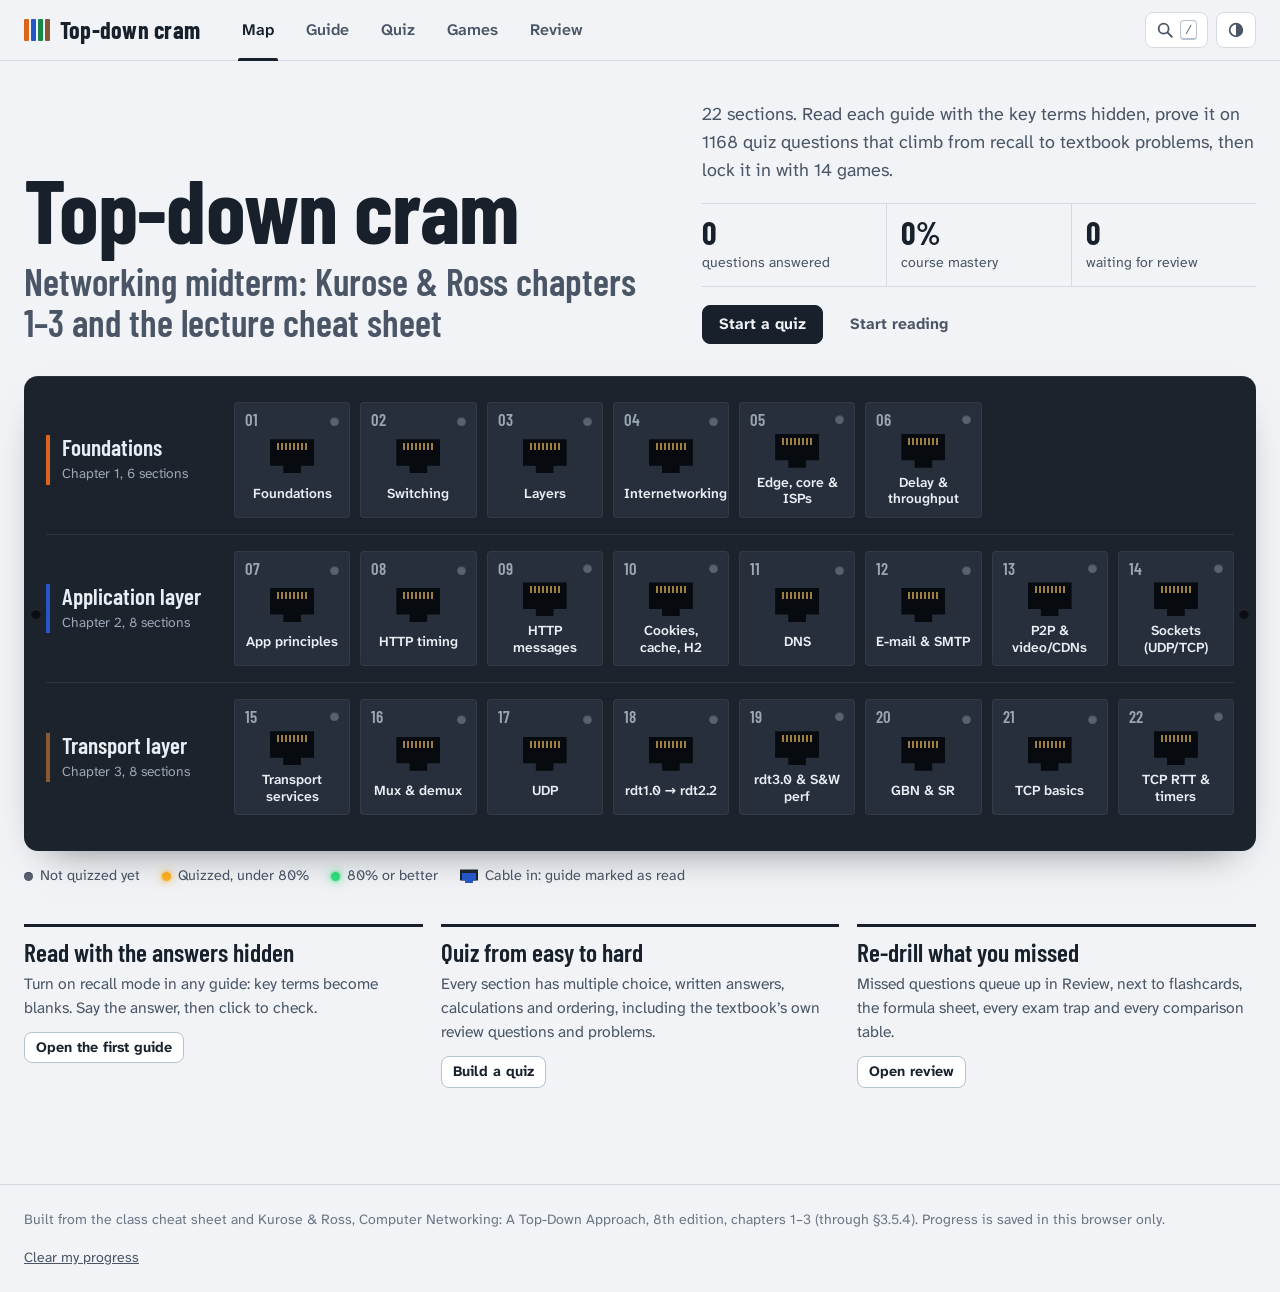
<file: index.html>
<!doctype html>
<html lang="en">
<head>
<meta charset="utf-8">
<meta name="viewport" content="width=device-width, initial-scale=1">
<title>Top-down cram: networking midterm</title>
<meta name="description" content="Cram guide for a computer networking midterm: Kurose & Ross chapters 1–3 and the lecture cheat sheet, with recall-mode guides, quizzes and games.">
<link rel="preconnect" href="https://fonts.googleapis.com">
<link rel="preconnect" href="https://fonts.gstatic.com" crossorigin>
<link href="https://fonts.googleapis.com/css2?family=Atkinson+Hyperlegible+Mono:wght@400;600&family=Atkinson+Hyperlegible+Next:ital,wght@0,400;0,600;0,700;1,400&family=Barlow+Condensed:wght@500;600;700&display=swap" rel="stylesheet">
<link rel="stylesheet" href="assets/css/styles.css">
<link rel="icon" href="data:image/svg+xml,%3Csvg xmlns='http://www.w3.org/2000/svg' viewBox='0 0 32 32'%3E%3Crect width='32' height='32' rx='6' fill='%231c232d'/%3E%3Crect x='6' y='8' width='4' height='16' fill='%23d9661a'/%3E%3Crect x='12' y='8' width='4' height='16' fill='%232457c5'/%3E%3Crect x='18' y='8' width='4' height='16' fill='%2316884a'/%3E%3Crect x='24' y='8' width='3' height='16' fill='%238a5733'/%3E%3C/svg%3E">
<script>
  // set theme before first paint
  try {
    var s = JSON.parse(localStorage.getItem('topdown-cram-v1') || '{}');
    var t = s.settings && s.settings.theme;
    if (!t) t = window.matchMedia && matchMedia('(prefers-color-scheme: dark)').matches ? 'dark' : 'light';
    document.documentElement.dataset.theme = t;
  } catch (e) {}
</script>
</head>
<body>
<a class="skip-link" href="#main">Skip to content</a>
<header class="topbar">
  <div class="topbar-inner">
    <a class="brand" href="#/" aria-label="Top-down cram home">
      <span class="brand-mark" aria-hidden="true"><i></i><i></i><i></i><i></i></span>
      Top-down cram
    </a>
    <nav class="tabs" aria-label="Main">
      <a class="tab" data-tab="map" href="#/">Map</a>
      <a class="tab" data-tab="guide" href="#/guide">Guide</a>
      <a class="tab" data-tab="quiz" href="#/quiz">Quiz</a>
      <a class="tab" data-tab="games" href="#/games">Games</a>
      <a class="tab" data-tab="review" href="#/review">Review<span class="count" id="review-count" hidden>0</span></a>
    </nav>
    <div class="topbar-tools">
      <button class="icon-btn" id="search-btn" type="button" aria-label="Search (press /)">
        <svg viewBox="0 0 20 20" aria-hidden="true"><circle cx="8.5" cy="8.5" r="5.5" fill="none" stroke="currentColor" stroke-width="2"/><path d="M13 13l4.5 4.5" stroke="currentColor" stroke-width="2" stroke-linecap="round"/></svg>
        <kbd aria-hidden="true">/</kbd>
      </button>
      <button class="icon-btn" id="theme-btn" type="button" aria-label="Toggle theme">
        <svg viewBox="0 0 20 20" aria-hidden="true"><circle cx="10" cy="10" r="7" fill="none" stroke="currentColor" stroke-width="2"/><path d="M10 3a7 7 0 0 1 0 14z" fill="currentColor"/></svg>
      </button>
    </div>
  </div>
</header>

<main id="main" tabindex="-1"></main>

<footer class="site-foot">
  <span>Built from the class cheat sheet and Kurose &amp; Ross, Computer Networking: A Top-Down Approach, 8th edition, chapters 1–3 (through §3.5.4). Progress is saved in this browser only.</span>
  <button type="button" id="reset-btn">Clear my progress</button>
</footer>

<script src="assets/js/core.js"></script>
<script src="assets/js/kit.js"></script>
<script src="assets/js/diagrams.js"></script>

<!-- guide content -->
<script src="data/guide/foundations.js"></script>
<script src="data/guide/switching.js"></script>
<script src="data/guide/layers.js"></script>
<script src="data/guide/internetworking.js"></script>
<script src="data/guide/edge.js"></script>
<script src="data/guide/delay.js"></script>
<script src="data/guide/app-principles.js"></script>
<script src="data/guide/http.js"></script>
<script src="data/guide/http-messages.js"></script>
<script src="data/guide/http-advanced.js"></script>
<script src="data/guide/dns.js"></script>
<script src="data/guide/email.js"></script>
<script src="data/guide/p2p.js"></script>
<script src="data/guide/sockets.js"></script>
<script src="data/guide/transport-intro.js"></script>
<script src="data/guide/mux.js"></script>
<script src="data/guide/udp.js"></script>
<script src="data/guide/rdt-basics.js"></script>
<script src="data/guide/rdt3.js"></script>
<script src="data/guide/pipelining.js"></script>
<script src="data/guide/tcp-basics.js"></script>
<script src="data/guide/tcp-rtt.js"></script>

<!-- question banks -->
<script src="data/quiz/foundations.js"></script>
<script src="data/quiz/switching.js"></script>
<script src="data/quiz/layers.js"></script>
<script src="data/quiz/internetworking.js"></script>
<script src="data/quiz/edge.js"></script>
<script src="data/quiz/delay.js"></script>
<script src="data/quiz/app-principles.js"></script>
<script src="data/quiz/http.js"></script>
<script src="data/quiz/http-messages.js"></script>
<script src="data/quiz/http-advanced.js"></script>
<script src="data/quiz/dns.js"></script>
<script src="data/quiz/email.js"></script>
<script src="data/quiz/p2p.js"></script>
<script src="data/quiz/sockets.js"></script>
<script src="data/quiz/transport-intro.js"></script>
<script src="data/quiz/mux.js"></script>
<script src="data/quiz/udp.js"></script>
<script src="data/quiz/rdt-basics.js"></script>
<script src="data/quiz/rdt3.js"></script>
<script src="data/quiz/pipelining.js"></script>
<script src="data/quiz/tcp-basics.js"></script>
<script src="data/quiz/tcp-rtt.js"></script>

<!-- games -->
<script src="assets/js/games/encap.js"></script>
<script src="assets/js/games/delaylab.js"></script>
<script src="assets/js/games/match-blitz.js"></script>
<script src="assets/js/games/number-crunch.js"></script>
<script src="assets/js/games/http-timeline.js"></script>
<script src="assets/js/games/http-dissect.js"></script>
<script src="assets/js/games/dns-resolver.js"></script>
<script src="assets/js/games/code-order.js"></script>
<script src="assets/js/games/demux.js"></script>
<script src="assets/js/games/checksum.js"></script>
<script src="assets/js/games/rdt-sim.js"></script>
<script src="assets/js/games/window-lab.js"></script>
<script src="assets/js/games/seq-ack.js"></script>
<script src="assets/js/games/rtt-estimator.js"></script>

<script src="assets/js/quiz.js"></script>
<script src="assets/js/app.js"></script>
</body>
</html>
</file>
<file: assets/css/styles.css>
/* Top-down cram: study site for Kurose & Ross ch. 1–3
   Palette: T568B pair colours encode units (orange ch.1, blue ch.2, brown ch.3);
   green is reserved for ACK / correct, red for NAK / wrong, amber for in-progress. */

:root {
  --bg: #f1f3f6;
  --surface: #ffffff;
  --surface-2: #e7ebf0;
  --surface-3: #dce2e9;
  --ink: #17202b;
  --ink-2: #4a5565;
  --ink-3: #6b7685;
  --rule: #d3dae2;
  --rule-strong: #b7c1cd;

  --u1: #d9661a;   /* orange pair: chapter 1 */
  --u2: #2457c5;   /* blue pair: chapter 2 */
  --u3: #8a5733;   /* brown pair: chapter 3 */
  --u1-soft: #fbe9dc;
  --u2-soft: #e1e9fb;
  --u3-soft: #f1e6dd;

  --ack: #16884a;
  --ack-soft: #dcf3e5;
  --nak: #c8382a;
  --nak-soft: #fbe3df;
  --amber: #c98a00;
  --amber-soft: #fbf0d3;
  --led-off: #4b5563;

  --plate: #1c232d;      /* patch-panel faceplate */
  --plate-2: #262f3b;
  --plate-ink: #e9eef4;
  --plate-ink-2: #9aa6b5;

  --focus: #2457c5;
  --shadow: 0 1px 0 rgba(23, 32, 43, 0.04), 0 8px 24px -12px rgba(23, 32, 43, 0.18);

  --font-text: "Atkinson Hyperlegible Next", "Atkinson Hyperlegible", system-ui, -apple-system, "Segoe UI", sans-serif;
  --font-display: "Barlow Condensed", "Arial Narrow", "Roboto Condensed", system-ui, sans-serif;
  --font-mono: "Atkinson Hyperlegible Mono", ui-monospace, "Cascadia Mono", Consolas, monospace;

  --measure: 68ch;
  --r-sm: 4px;
  --r-md: 8px;
  --r-lg: 14px;
  color-scheme: light;
}

:root[data-theme="dark"] {
  --bg: #13181f;
  --surface: #1b222b;
  --surface-2: #232b36;
  --surface-3: #2c3542;
  --ink: #e8edf3;
  --ink-2: #aab4c1;
  --ink-3: #8691a0;
  --rule: #313b48;
  --rule-strong: #455163;

  --u1: #f08a3e;
  --u2: #7b9ff2;
  --u3: #cf9a6c;
  --u1-soft: #3a2a1d;
  --u2-soft: #1f2a45;
  --u3-soft: #33281f;

  --ack: #43c97c;
  --ack-soft: #173526;
  --nak: #f2735f;
  --nak-soft: #3d1f1b;
  --amber: #f0b43c;
  --amber-soft: #3a2f16;

  --plate: #0d1117;
  --plate-2: #1a212b;
  --focus: #8eaff7;
  --shadow: 0 1px 0 rgba(0, 0, 0, 0.2), 0 10px 30px -14px rgba(0, 0, 0, 0.6);
  color-scheme: dark;
}

*, *::before, *::after { box-sizing: border-box; }
[hidden] { display: none !important; }
html { -webkit-text-size-adjust: 100%; scroll-padding-top: 84px; }
body {
  margin: 0;
  font-family: var(--font-text);
  font-size: 1.0625rem;
  line-height: 1.55;
  color: var(--ink);
  background: var(--bg);
  text-rendering: optimizeLegibility;
}
img, svg { max-width: 100%; }
a { color: inherit; }
button, input, textarea, select { font: inherit; color: inherit; }
:focus-visible { outline: 3px solid var(--focus); outline-offset: 2px; border-radius: 3px; }
::selection { background: var(--u2-soft); }
.visually-hidden { position: absolute !important; width: 1px; height: 1px; overflow: hidden; clip: rect(0 0 0 0); white-space: nowrap; }
.skip-link { position: absolute; left: 12px; top: -60px; z-index: 50; background: var(--ink); color: var(--bg); padding: 8px 14px; border-radius: var(--r-sm); }
.skip-link:focus { top: 12px; }

code, kbd, pre { font-family: var(--font-mono); font-size: 0.9em; }
code { background: var(--surface-2); padding: 0.08em 0.36em; border-radius: 3px; }
kbd { border: 1px solid var(--rule-strong); border-bottom-width: 2px; padding: 0 0.35em; border-radius: 4px; font-size: 0.8em; background: var(--surface); }
sub, sup { font-size: 0.72em; line-height: 0; }

/* ---------- top bar ---------- */
.topbar {
  position: sticky; top: 0; z-index: 20;
  background: color-mix(in srgb, var(--bg) 88%, transparent);
  backdrop-filter: saturate(1.4) blur(10px);
  border-bottom: 1px solid var(--rule);
}
.topbar-inner {
  max-width: 1280px; margin: 0 auto; padding: 0 24px;
  display: flex; align-items: center; gap: 28px; min-height: 60px;
}
.brand {
  display: flex; align-items: center; gap: 10px; text-decoration: none;
  font-family: var(--font-display); font-weight: 700; font-size: 1.5rem; letter-spacing: 0.01em; white-space: nowrap;
}
.brand-mark { display: inline-grid; grid-template-columns: repeat(4, 5px); gap: 2px; height: 22px; align-items: stretch; }
.brand-mark i { display: block; border-radius: 1px; }
.brand-mark i:nth-child(1) { background: var(--u1); }
.brand-mark i:nth-child(2) { background: var(--u2); }
.brand-mark i:nth-child(3) { background: var(--ack); }
.brand-mark i:nth-child(4) { background: var(--u3); }
.tabs { display: flex; gap: 4px; align-items: stretch; align-self: stretch; }
.tab {
  position: relative; display: flex; align-items: center; padding: 0 14px;
  text-decoration: none; color: var(--ink-2); font-weight: 600; font-size: 1rem;
}
.tab:hover { color: var(--ink); }
.tab[aria-current="page"] { color: var(--ink); }
.tab[aria-current="page"]::after {
  content: ""; position: absolute; left: 10px; right: 10px; bottom: -1px; height: 3px; background: var(--ink); border-radius: 2px 2px 0 0;
}
.tab .count { margin-left: 6px; font-size: 0.78rem; background: var(--nak); color: #fff; border-radius: 999px; padding: 0 6px; line-height: 1.5; }
.topbar-tools { margin-left: auto; display: flex; gap: 8px; align-items: center; }
.icon-btn {
  border: 1px solid var(--rule); background: var(--surface); border-radius: var(--r-md);
  height: 36px; min-width: 36px; padding: 0 10px; display: inline-flex; align-items: center; justify-content: center; gap: 6px; cursor: pointer;
  color: var(--ink-2); font-size: 0.9rem;
}
.icon-btn:hover { color: var(--ink); border-color: var(--rule-strong); }
.icon-btn svg { width: 18px; height: 18px; }

main { max-width: 1280px; margin: 0 auto; padding: 32px 24px 96px; }
main:focus { outline: none; }
.page-head { margin: 8px 0 28px; max-width: 72ch; }
.page-head h1 { font-family: var(--font-display); font-weight: 700; font-size: clamp(2.4rem, 5vw, 3.6rem); line-height: 0.98; margin: 0 0 12px; letter-spacing: -0.005em; }
.page-head p { margin: 0; color: var(--ink-2); font-size: 1.125rem; }

/* ---------- buttons, chips ---------- */
.btn {
  display: inline-flex; align-items: center; justify-content: center; gap: 8px;
  border: 1px solid var(--ink); background: var(--ink); color: var(--bg);
  padding: 9px 16px; border-radius: var(--r-md); font-weight: 700; font-size: 0.98rem; cursor: pointer; text-decoration: none; line-height: 1.2;
}
.btn:hover { background: color-mix(in srgb, var(--ink) 86%, var(--u2)); }
.btn.secondary { background: var(--surface); color: var(--ink); border-color: var(--rule-strong); }
.btn.secondary:hover { border-color: var(--ink); background: var(--surface); }
.btn.ghost { background: transparent; color: var(--ink-2); border-color: transparent; }
.btn.ghost:hover { color: var(--ink); background: var(--surface-2); }
.btn.small { padding: 6px 11px; font-size: 0.9rem; }
.btn.good { background: var(--ack); border-color: var(--ack); color: #fff; }
.btn.bad { background: var(--nak); border-color: var(--nak); color: #fff; }
.btn.warn { background: var(--amber); border-color: var(--amber); color: #1b1300; }
.btn:disabled { opacity: 0.45; cursor: not-allowed; }
.btn-row { display: flex; flex-wrap: wrap; gap: 10px; align-items: center; }

.chip {
  border: 1px solid var(--rule-strong); background: var(--surface); color: var(--ink-2);
  padding: 5px 12px; border-radius: 999px; font-size: 0.92rem; cursor: pointer; font-weight: 600; line-height: 1.3;
  display: inline-flex; gap: 6px; align-items: center;
}
.chip:hover { color: var(--ink); border-color: var(--ink-3); }
.chip[aria-pressed="true"] { background: var(--ink); color: var(--bg); border-color: var(--ink); }
.chip.u1[aria-pressed="true"] { background: var(--u1); border-color: var(--u1); color: #fff; }
.chip.u2[aria-pressed="true"] { background: var(--u2); border-color: var(--u2); color: #fff; }
.chip.u3[aria-pressed="true"] { background: var(--u3); border-color: var(--u3); color: #fff; }
.chip-row { display: flex; flex-wrap: wrap; gap: 8px; }

.switch { display: inline-flex; align-items: center; gap: 10px; cursor: pointer; font-weight: 600; font-size: 0.95rem; color: var(--ink-2); user-select: none; }
.switch input { appearance: none; width: 38px; height: 22px; border-radius: 999px; background: var(--surface-3); position: relative; cursor: pointer; transition: background 0.15s; margin: 0; border: 1px solid var(--rule-strong); }
.switch input::after { content: ""; position: absolute; top: 2px; left: 2px; width: 16px; height: 16px; border-radius: 50%; background: var(--surface); box-shadow: 0 1px 2px rgba(0,0,0,0.25); transition: transform 0.15s; }
.switch input:checked { background: var(--ink); border-color: var(--ink); }
.switch input:checked::after { transform: translateX(16px); }
.switch:hover { color: var(--ink); }

/* LEDs */
.led { display: inline-block; width: 9px; height: 9px; border-radius: 50%; background: var(--led-off); flex: none; box-shadow: inset 0 1px 1px rgba(0,0,0,0.35); }
.led.amber { background: #ffb020; box-shadow: 0 0 0 2px rgba(255, 176, 32, 0.18), 0 0 10px 1px rgba(255, 176, 32, 0.55); }
.led.green { background: #2ee07a; box-shadow: 0 0 0 2px rgba(46, 224, 122, 0.18), 0 0 10px 1px rgba(46, 224, 122, 0.55); }
.led.off { background: #586273; }
:root:not([data-theme="dark"]) .side-nav .led.off, :root:not([data-theme="dark"]) .led-legend .led.off { background: #c3cad3; }

/* difficulty as signal bars */
.bars { display: inline-flex; align-items: flex-end; gap: 2px; height: 13px; vertical-align: -1px; }
.bars i { width: 4px; background: var(--rule-strong); border-radius: 1px; }
.bars i:nth-child(1) { height: 5px; } .bars i:nth-child(2) { height: 9px; } .bars i:nth-child(3) { height: 13px; }
.bars.d1 i:nth-child(-n+1), .bars.d2 i:nth-child(-n+2), .bars.d3 i:nth-child(-n+3) { background: var(--ink); }

.src {
  display: inline-flex; align-items: center; gap: 6px; font-size: 0.82rem; font-weight: 600; color: var(--ink-2);
  border: 1px solid var(--rule); border-radius: 999px; padding: 1px 9px; white-space: nowrap; background: var(--surface);
}
.src::before { content: ""; width: 7px; height: 7px; border-radius: 50%; background: var(--ink); }
.src.text::before { background: transparent; border: 1.5px solid var(--ink-3); }
.src.both::before { background: linear-gradient(90deg, var(--ink) 50%, transparent 50%); border: 1.5px solid var(--ink); }
.src.ex::before { border-radius: 1px; background: var(--u2); }

.unit-dot { width: 10px; height: 10px; border-radius: 2px; display: inline-block; flex: none; }
.u1 .unit-dot, .unit-dot.u1 { background: var(--u1); }
.u2 .unit-dot, .unit-dot.u2 { background: var(--u2); }
.u3 .unit-dot, .unit-dot.u3 { background: var(--u3); }

/* ---------- map: hero + patch panel ---------- */
.map-hero { display: grid; grid-template-columns: minmax(0, 1.15fr) minmax(0, 1fr); gap: 40px; align-items: end; margin: 8px 0 32px; }
.map-hero h1 { font-family: var(--font-display); font-weight: 700; font-size: clamp(3rem, 8vw, 5.6rem); line-height: 0.9; margin: 0; letter-spacing: -0.01em; }
.map-hero h1 .sub { display: block; font-size: 0.42em; font-weight: 600; color: var(--ink-2); letter-spacing: 0; margin-top: 12px; line-height: 1.1; }
.map-hero p { color: var(--ink-2); font-size: 1.125rem; margin: 0 0 18px; max-width: 52ch; }
.stats { display: grid; grid-template-columns: repeat(3, minmax(0, 1fr)); gap: 0; border-top: 1px solid var(--rule); border-bottom: 1px solid var(--rule); margin-bottom: 18px; }
.stat { padding: 12px 14px 12px 0; }
.stat + .stat { padding-left: 14px; border-left: 1px solid var(--rule); }
.stat b { display: block; font-family: var(--font-display); font-size: 2rem; line-height: 1; font-weight: 700; }
.stat span { font-size: 0.88rem; color: var(--ink-2); }

.panel-plate {
  background: var(--plate); color: var(--plate-ink); border-radius: var(--r-lg);
  padding: 10px 22px 20px; position: relative;
  box-shadow: inset 0 1px 0 rgba(255,255,255,0.06), 0 18px 40px -24px rgba(10, 15, 22, 0.6);
}
.panel-plate::before, .panel-plate::after {
  content: ""; position: absolute; top: 50%; width: 10px; height: 10px; border-radius: 50%;
  background: #0b0f14; box-shadow: inset 0 1px 1px rgba(255,255,255,0.15); transform: translateY(-50%);
}
.panel-plate::before { left: 7px; } .panel-plate::after { right: 7px; }
.panel-row { display: grid; grid-template-columns: 170px minmax(0, 1fr); gap: 18px; padding: 16px 0; align-items: center; }
.panel-row + .panel-row { border-top: 1px solid rgba(255,255,255,0.08); }
.row-label { display: flex; flex-direction: column; gap: 4px; padding-left: 12px; border-left: 4px solid; }
.row-label.u1 { border-color: var(--u1); } .row-label.u2 { border-color: var(--u2); } .row-label.u3 { border-color: var(--u3); }
.row-label b { font-family: var(--font-display); font-size: 1.45rem; font-weight: 600; line-height: 1.05; }
.row-label span { color: var(--plate-ink-2); font-size: 0.86rem; }
.ports { display: grid; grid-template-columns: repeat(auto-fill, minmax(112px, 1fr)); gap: 10px; }
.port {
  display: grid; grid-template-columns: 1fr auto; grid-template-rows: auto auto auto; gap: 4px 6px;
  text-decoration: none; padding: 8px 10px 10px; border-radius: var(--r-sm);
  background: var(--plate-2); border: 1px solid rgba(255,255,255,0.06);
  min-height: 112px; color: var(--plate-ink);
}
.port:hover { background: #2e3846; border-color: rgba(255,255,255,0.16); }
:root[data-theme="dark"] .port:hover { background: #222b37; }
.port-num { font-family: var(--font-display); font-weight: 600; font-size: 1.05rem; color: var(--plate-ink-2); line-height: 1; }
.port .led { justify-self: end; align-self: center; }
.jack {
  grid-column: 1 / -1; justify-self: center; width: 44px; height: 34px; margin: 2px 0;
  background: #070a0e; position: relative;
  clip-path: polygon(0 0, 100% 0, 100% 78%, 70% 78%, 70% 100%, 30% 100%, 30% 78%, 0 78%);
}
.jack::before { /* contacts */
  content: ""; position: absolute; left: 7px; right: 7px; top: 4px; height: 7px;
  background: repeating-linear-gradient(90deg, #b9934a 0 2px, transparent 2px 4px);
  opacity: 0.85;
}
.jack.plugged::after { /* the cable plug */
  content: ""; position: absolute; inset: 9px 4px 0 4px; border-radius: 2px 2px 0 0;
  background: var(--plug, #888);
  box-shadow: inset 0 2px 0 rgba(255,255,255,0.35);
}
.u1 .jack { --plug: var(--u1); } .u2 .jack { --plug: var(--u2); } .u3 .jack { --plug: var(--u3); }
.port-label { grid-column: 1 / -1; font-size: 0.86rem; line-height: 1.2; font-weight: 600; text-align: center; color: var(--plate-ink); }
.panel-legend { display: flex; flex-wrap: wrap; gap: 6px 22px; margin-top: 14px; font-size: 0.9rem; color: var(--ink-2); align-items: center; }
.panel-legend span { display: inline-flex; gap: 7px; align-items: center; }
.legend-jack { width: 18px; height: 14px; background: var(--plate); clip-path: polygon(0 0, 100% 0, 100% 78%, 70% 78%, 70% 100%, 30% 100%, 30% 78%, 0 78%); position: relative; }
.legend-jack::after { content: ""; position: absolute; inset: 4px 2px 0 2px; background: var(--u2); }

@media (prefers-reduced-motion: no-preference) {
  .boot .port .led { animation: led-boot 0.9s ease-out both; animation-delay: calc(var(--i) * 45ms); }
  @keyframes led-boot {
    0% { background: #586273; box-shadow: none; }
    35% { background: #2ee07a; box-shadow: 0 0 12px 2px rgba(46, 224, 122, 0.7); }
    55% { background: #586273; box-shadow: none; }
  }
}

.map-next { display: grid; grid-template-columns: repeat(3, minmax(0, 1fr)); gap: 18px; margin-top: 36px; }
.next-card { border-top: 3px solid var(--ink); padding-top: 12px; }
.next-card h2 { font-family: var(--font-display); font-weight: 600; font-size: 1.6rem; margin: 0 0 6px; line-height: 1.05; }
.next-card p { margin: 0 0 12px; color: var(--ink-2); font-size: 0.98rem; }

/* ---------- guide ---------- */
.guide-layout { display: grid; grid-template-columns: 250px minmax(0, 1fr); gap: 48px; align-items: start; }
.side-nav { position: sticky; top: 84px; max-height: calc(100vh - 100px); overflow: auto; padding-right: 6px; font-size: 0.94rem; }
.side-nav h2 { font-family: var(--font-display); font-size: 1.15rem; font-weight: 600; margin: 18px 0 6px; display: flex; gap: 8px; align-items: center; }
.side-nav h2:first-child { margin-top: 0; }
.side-nav ol { list-style: none; margin: 0; padding: 0; }
.side-nav a { display: grid; grid-template-columns: 26px 1fr auto; gap: 6px; align-items: center; padding: 5px 8px; border-radius: var(--r-sm); text-decoration: none; color: var(--ink-2); line-height: 1.25; }
.side-nav a:hover { background: var(--surface-2); color: var(--ink); }
.side-nav a[aria-current="page"] { background: var(--surface); color: var(--ink); font-weight: 700; box-shadow: inset 3px 0 0 var(--ink); }
.side-nav .n { font-family: var(--font-display); font-weight: 600; color: var(--ink-3); }
.side-select { display: none; }

.guide { max-width: var(--measure); }
.guide-head { margin-bottom: 26px; }
.guide-num { font-family: var(--font-display); font-weight: 600; font-size: 1.15rem; display: flex; gap: 10px; align-items: center; color: var(--ink-2); }
.guide h1 { font-family: var(--font-display); font-weight: 700; font-size: clamp(2.3rem, 5vw, 3.4rem); line-height: 0.98; margin: 6px 0 14px; letter-spacing: -0.005em; }
.meta { display: flex; flex-wrap: wrap; gap: 6px 22px; font-size: 0.92rem; color: var(--ink-2); margin: 0 0 16px; padding: 0; list-style: none; }
.meta b { color: var(--ink); font-weight: 700; }
.guide-tools { display: flex; flex-wrap: wrap; gap: 12px 18px; align-items: center; padding: 12px 0; border-top: 1px solid var(--rule); border-bottom: 1px solid var(--rule); }
.guide-tools .reveal-count { font-size: 0.88rem; color: var(--ink-3); }
.lead { font-size: 1.2rem; line-height: 1.5; margin: 22px 0; }

.mustknow { background: var(--surface); border: 1px solid var(--rule); border-left: 4px solid var(--ink); border-radius: var(--r-md); padding: 16px 20px 16px 18px; margin: 26px 0 36px; }
.mustknow h2 { font-family: var(--font-display); font-weight: 600; font-size: 1.45rem; margin: 0 0 8px; }
.mustknow ul { margin: 0; padding-left: 1.1em; }
.mustknow li { margin: 6px 0; }
.mustknow li::marker { color: var(--ink-3); }

.topic { margin: 44px 0 0; }
.topic-head { display: flex; gap: 12px; align-items: baseline; justify-content: space-between; flex-wrap: wrap; border-bottom: 2px solid var(--ink); padding-bottom: 6px; margin-bottom: 16px; }
.topic h2 { font-family: var(--font-display); font-weight: 600; font-size: 1.9rem; line-height: 1.05; margin: 0; }
.guide p { margin: 0 0 14px; }
.guide ul, .guide ol { margin: 0 0 16px; padding-left: 1.25em; }
.guide li { margin: 5px 0; }
.guide li::marker { color: var(--ink-3); }
.steps { counter-reset: s; list-style: none; padding: 0 !important; margin: 0 0 18px; }
.steps-title { font-weight: 700; margin: 0 0 8px; }
.steps li { counter-increment: s; display: grid; grid-template-columns: 30px 1fr; gap: 10px; margin: 0; padding: 7px 0; border-top: 1px dashed var(--rule); }
.steps li:last-child { border-bottom: 1px dashed var(--rule); }
.steps li::before { content: counter(s); font-family: var(--font-display); font-weight: 700; font-size: 1.15rem; color: var(--ink-2); text-align: right; line-height: 1.4; }
.def { margin: 0 0 16px; padding: 0 0 0 14px; border-left: 3px solid var(--rule-strong); }
.def dt { font-weight: 700; }
.def dd { margin: 2px 0 0; }
.formula { margin: 4px 0 20px; background: var(--surface); border: 1px solid var(--rule); border-radius: var(--r-md); overflow: hidden; }
.formula-main { font-family: var(--font-mono); font-size: 1.12rem; padding: 14px 18px; background: var(--surface-2); overflow-x: auto; white-space: nowrap; }
.formula-where { padding: 10px 18px 12px; font-size: 0.94rem; display: grid; grid-template-columns: auto 1fr; gap: 3px 14px; }
.formula-where .sym { font-family: var(--font-mono); font-weight: 600; }
.formula-note { padding: 0 18px 12px; font-size: 0.94rem; color: var(--ink-2); }
.table-wrap { overflow-x: auto; margin: 0 0 20px; border: 1px solid var(--rule); border-radius: var(--r-md); background: var(--surface); }
table.data { border-collapse: collapse; width: 100%; font-size: 0.95rem; }
table.data th, table.data td { text-align: left; vertical-align: top; padding: 8px 12px; border-bottom: 1px solid var(--rule); }
table.data thead th { background: var(--surface-2); font-weight: 700; }
table.data tbody th { font-weight: 700; }
table.data tr:last-child td, table.data tr:last-child th { border-bottom: 0; }
.caption { font-size: 0.88rem; color: var(--ink-2); padding: 8px 12px; border-top: 1px solid var(--rule); }
.trap { margin: 0 0 18px; padding: 12px 16px; background: var(--nak-soft); border-left: 4px solid var(--nak); border-radius: 0 var(--r-md) var(--r-md) 0; }
.trap b.label { display: block; color: var(--nak); font-size: 0.9rem; margin-bottom: 2px; }
.example { margin: 0 0 20px; border: 1px solid var(--rule); border-radius: var(--r-md); background: var(--surface); }
.example-q { padding: 14px 16px 10px; }
.example-q b.label { display: block; font-size: 0.9rem; color: var(--ink-2); margin-bottom: 2px; }
.example-a { padding: 12px 16px 14px; border-top: 1px dashed var(--rule-strong); background: var(--ack-soft); }
.example .btn { margin: 0 16px 14px; }
pre.code { background: var(--plate); color: #e6edf3; padding: 14px 16px; border-radius: var(--r-md); overflow-x: auto; font-size: 0.9rem; line-height: 1.55; margin: 0 0 8px; }
pre.code .kw { color: #ffa657; } pre.code .str { color: #a5d6ff; } pre.code .com { color: #8b949e; font-style: italic; } pre.code .fn { color: #d2a8ff; } pre.code .num { color: #79c0ff; }
.code-cap { font-size: 0.88rem; color: var(--ink-2); margin: 0 0 18px; }
.figure { margin: 6px 0 22px; background: var(--surface); border: 1px solid var(--rule); border-radius: var(--r-md); padding: 14px; }
.figure svg { display: block; width: 100%; height: auto; }
.figure figcaption { font-size: 0.88rem; color: var(--ink-2); margin-top: 8px; }
.game-link { display: flex; gap: 14px; align-items: center; justify-content: space-between; margin: 0 0 20px; padding: 12px 14px; border-radius: var(--r-md); border: 1px dashed var(--rule-strong); }
.game-link p { margin: 0; font-size: 0.96rem; }
.game-link b { display: block; }

/* cloze / recall mode */
.term { font-weight: 700; }
.cloze { font-weight: 700; border-radius: 3px; }
.recall-mode .cloze { color: transparent; background: var(--surface-3); cursor: pointer; box-shadow: inset 0 -2px 0 var(--rule-strong); user-select: none; padding: 0 2px; }
.recall-mode .cloze:hover { background: var(--rule-strong); }
.recall-mode .cloze.shown { color: inherit; background: var(--amber-soft); box-shadow: inset 0 -2px 0 var(--amber); cursor: default; user-select: text; }

.recall { margin: 52px 0 0; }
.recall h2 { font-family: var(--font-display); font-weight: 600; font-size: 1.9rem; margin: 0 0 4px; }
.recall > p { color: var(--ink-2); margin: 0 0 16px; }
.recall-item { border-top: 1px solid var(--rule); padding: 12px 0; display: grid; grid-template-columns: 1fr auto; gap: 8px 16px; align-items: start; }
.recall-item:last-child { border-bottom: 1px solid var(--rule); }
.recall-item .q { font-weight: 600; }
.recall-item .a { grid-column: 1 / -1; background: var(--ack-soft); padding: 8px 12px; border-radius: var(--r-sm); }
.guide-foot { margin-top: 48px; display: grid; grid-template-columns: 1fr 1fr; gap: 14px; }
.foot-card { border: 1px solid var(--rule); border-radius: var(--r-md); padding: 14px 16px; text-decoration: none; background: var(--surface); }
.foot-card:hover { border-color: var(--ink); }
.foot-card small { color: var(--ink-2); display: block; }
.foot-card b { font-family: var(--font-display); font-size: 1.3rem; font-weight: 600; }
.foot-card.next { text-align: right; }
.cta-band { margin-top: 40px; padding: 20px; border-radius: var(--r-md); background: var(--ink); color: var(--bg); display: flex; flex-wrap: wrap; gap: 14px; align-items: center; justify-content: space-between; }
.cta-band p { margin: 0; font-size: 1.05rem; }
.cta-band .btn { background: var(--bg); color: var(--ink); border-color: var(--bg); }
.cta-band .btn.secondary { background: transparent; color: var(--bg); border-color: color-mix(in srgb, var(--bg) 50%, transparent); }

/* ---------- quiz ---------- */
.quiz-setup { display: grid; grid-template-columns: minmax(0, 1fr) 320px; gap: 36px; align-items: start; }
.setup-block { margin-bottom: 26px; }
.setup-block h2 { font-family: var(--font-display); font-weight: 600; font-size: 1.4rem; margin: 0 0 10px; }
.setup-block .hint { font-size: 0.9rem; color: var(--ink-2); margin: -4px 0 10px; }
.sec-picker { display: grid; gap: 14px; }
.sec-group-head { display: flex; align-items: center; gap: 10px; margin-bottom: 8px; font-weight: 700; }
.sec-group-head button { font-size: 0.85rem; }
.sec-check { display: inline-flex; }
.setup-summary { position: sticky; top: 84px; background: var(--surface); border: 1px solid var(--rule); border-radius: var(--r-lg); padding: 20px; box-shadow: var(--shadow); }
.setup-summary h2 { font-family: var(--font-display); font-weight: 700; font-size: 2.6rem; line-height: 1; margin: 0; }
.setup-summary p { color: var(--ink-2); margin: 4px 0 16px; }
.setup-summary .btn { width: 100%; padding: 12px; font-size: 1.05rem; }
.setup-summary dl { display: grid; grid-template-columns: 1fr auto; gap: 4px 12px; font-size: 0.92rem; margin: 0 0 16px; }
.setup-summary dt { color: var(--ink-2); }
.setup-summary dd { margin: 0; font-weight: 700; text-align: right; }

.quiz-run { max-width: 820px; margin: 0 auto; }
.window-strip { display: flex; gap: 3px; flex-wrap: wrap; margin: 0 0 6px; }
.window-strip i {
  flex: 1 1 8px; max-width: 34px; min-width: 6px; height: 22px; border-radius: 2px; background: var(--surface-3);
  position: relative; font-style: normal;
}
.window-strip i.ack { background: var(--ack); }
.window-strip i.part { background: var(--amber); }
.window-strip i.nak { background: var(--nak); }
.window-strip i.cur { background: var(--surface); box-shadow: inset 0 0 0 2px var(--ink); }
.window-strip i.inwin:not(.cur) { box-shadow: inset 0 -3px 0 var(--ink-3); }
.strip-legend { display: flex; justify-content: space-between; flex-wrap: wrap; gap: 6px 16px; font-size: 0.86rem; color: var(--ink-2); margin-bottom: 22px; }
.strip-legend span { display: inline-flex; gap: 6px; align-items: center; }
.strip-legend i { width: 12px; height: 12px; border-radius: 2px; display: inline-block; }

.qcard { background: var(--surface); border: 1px solid var(--rule); border-radius: var(--r-lg); padding: 24px 26px 22px; box-shadow: var(--shadow); }
.qmeta { display: flex; flex-wrap: wrap; gap: 8px 14px; align-items: center; font-size: 0.88rem; color: var(--ink-2); margin-bottom: 14px; }
.qmeta .sec-name { font-weight: 700; color: var(--ink); display: inline-flex; gap: 7px; align-items: center; }
.qmeta .spacer { flex: 1; }
.flag-btn { border: 0; background: none; color: var(--ink-3); cursor: pointer; font-size: 0.88rem; padding: 2px 4px; display: inline-flex; gap: 5px; align-items: center; }
.flag-btn[aria-pressed="true"] { color: var(--amber); font-weight: 700; }
.qctx { background: var(--surface-2); border-radius: var(--r-md); padding: 12px 14px; margin: 0 0 14px; font-size: 0.98rem; }
.qtext { font-size: 1.2rem; line-height: 1.45; margin: 0 0 18px; font-weight: 600; }
.choices { display: grid; gap: 8px; margin: 0 0 16px; padding: 0; list-style: none; }
.choice {
  display: grid; grid-template-columns: 30px 1fr; gap: 10px; align-items: start; width: 100%; text-align: left;
  padding: 11px 14px; border: 1px solid var(--rule-strong); border-radius: var(--r-md); background: var(--surface); cursor: pointer; line-height: 1.4;
}
.choice:hover:not(:disabled) { border-color: var(--ink); }
.choice .key { font-family: var(--font-display); font-weight: 700; width: 26px; height: 26px; border-radius: 50%; display: grid; place-items: center; border: 1.5px solid var(--rule-strong); font-size: 0.95rem; color: var(--ink-2); }
.choice[aria-pressed="true"] { border-color: var(--ink); box-shadow: inset 0 0 0 1px var(--ink); }
.choice[aria-pressed="true"] .key { background: var(--ink); color: var(--bg); border-color: var(--ink); }
.choice.right { border-color: var(--ack); background: var(--ack-soft); box-shadow: inset 0 0 0 1px var(--ack); }
.choice.right .key { background: var(--ack); border-color: var(--ack); color: #fff; }
.choice.wrong { border-color: var(--nak); background: var(--nak-soft); box-shadow: inset 0 0 0 1px var(--nak); }
.choice.wrong .key { background: var(--nak); border-color: var(--nak); color: #fff; }
.choice:disabled { cursor: default; }
.answer-input { display: flex; gap: 10px; align-items: center; margin-bottom: 16px; flex-wrap: wrap; }
.answer-input input, .short-input {
  border: 1px solid var(--rule-strong); border-radius: var(--r-md); padding: 10px 12px; background: var(--surface); font-size: 1.05rem;
}
.answer-input input { width: 220px; font-family: var(--font-mono); }
.answer-input .unit { font-weight: 700; color: var(--ink-2); }
.short-input { width: 100%; min-height: 110px; resize: vertical; line-height: 1.45; margin-bottom: 14px; display: block; }
.answer-input input:focus, .short-input:focus { border-color: var(--ink); outline: none; box-shadow: 0 0 0 3px color-mix(in srgb, var(--focus) 30%, transparent); }
.order-list { list-style: none; padding: 0; margin: 0 0 16px; display: grid; gap: 6px; }
.order-item { display: grid; grid-template-columns: 26px 1fr auto; gap: 10px; align-items: center; padding: 8px 10px; border: 1px solid var(--rule-strong); border-radius: var(--r-md); background: var(--surface); }
.order-item .pos { font-family: var(--font-display); font-weight: 700; color: var(--ink-3); text-align: center; }
.order-item .moves { display: flex; gap: 4px; }
.order-item .moves button { width: 30px; height: 30px; border-radius: var(--r-sm); border: 1px solid var(--rule); background: var(--surface-2); cursor: pointer; display: grid; place-items: center; }
.order-item .moves button:hover:not(:disabled) { border-color: var(--ink); }
.order-item.right { border-color: var(--ack); background: var(--ack-soft); }
.order-item.wrong { border-color: var(--nak); background: var(--nak-soft); }
.order-item .should { font-size: 0.85rem; color: var(--nak); font-weight: 700; }
.order-item.dragging { opacity: 0.5; }
.feedback { margin-top: 6px; border-radius: var(--r-md); padding: 14px 16px; }
.feedback.good { background: var(--ack-soft); border-left: 4px solid var(--ack); }
.feedback.bad { background: var(--nak-soft); border-left: 4px solid var(--nak); }
.feedback.part { background: var(--amber-soft); border-left: 4px solid var(--amber); }
.feedback.neutral { background: var(--surface-2); border-left: 4px solid var(--ink-3); }
.feedback h3 { margin: 0 0 6px; font-size: 1.05rem; }
.feedback .why { margin: 0; }
.model { background: var(--surface-2); border-radius: var(--r-md); padding: 12px 14px; margin: 0 0 12px; }
.model h3 { margin: 0 0 4px; font-size: 0.95rem; color: var(--ink-2); }
.keys { display: flex; flex-wrap: wrap; gap: 6px; margin: 0 0 14px; }
.key-idea { font-size: 0.88rem; padding: 3px 10px; border-radius: 999px; border: 1px solid var(--rule-strong); }
.key-idea.hit { background: var(--ack-soft); border-color: var(--ack); color: var(--ink); }
.key-idea.hit::before { content: "✓ "; color: var(--ack); font-weight: 700; }
.key-idea.miss { color: var(--ink-2); border-style: dashed; }
.selfgrade { display: flex; gap: 8px; flex-wrap: wrap; align-items: center; margin-bottom: 4px; }
.selfgrade p { margin: 0 8px 0 0; font-weight: 700; font-size: 0.95rem; }
.qnav { display: flex; justify-content: space-between; gap: 10px; align-items: center; margin-top: 18px; flex-wrap: wrap; }
.qnav .kbd-hint { font-size: 0.85rem; color: var(--ink-3); }

.results-head { display: grid; grid-template-columns: auto 1fr; gap: 28px; align-items: center; margin-bottom: 26px; }
.big-score { font-family: var(--font-display); font-size: 5.5rem; font-weight: 700; line-height: 0.85; }
.big-score small { font-size: 0.4em; color: var(--ink-2); font-weight: 600; }
.breakdown { display: grid; grid-template-columns: repeat(3, minmax(0, 1fr)); gap: 12px; }
.breakdown div { border-top: 3px solid var(--rule-strong); padding-top: 8px; }
.breakdown b { font-family: var(--font-display); font-size: 1.6rem; display: block; line-height: 1; }
.breakdown span { font-size: 0.88rem; color: var(--ink-2); }
.missed-list { display: grid; gap: 12px; margin-top: 18px; }
.missed-item { border: 1px solid var(--rule); border-left: 4px solid var(--nak); border-radius: var(--r-md); padding: 14px 16px; background: var(--surface); }
.missed-item.part { border-left-color: var(--amber); }
.missed-item .q { font-weight: 700; margin: 4px 0 8px; }
.missed-item .ans { margin: 0 0 8px; }
.missed-item .why { color: var(--ink-2); margin: 0; font-size: 0.96rem; }

/* ---------- games ---------- */
.games-grid { display: grid; grid-template-columns: repeat(auto-fill, minmax(280px, 1fr)); gap: 16px; }
.game-tile { display: flex; flex-direction: column; gap: 6px; padding: 16px 18px 14px; background: var(--surface); border: 1px solid var(--rule); border-radius: var(--r-md); text-decoration: none; position: relative; overflow: hidden; }
.game-tile::before { content: ""; position: absolute; left: 0; top: 0; bottom: 0; width: 4px; }
.game-tile.u1::before { background: var(--u1); } .game-tile.u2::before { background: var(--u2); } .game-tile.u3::before { background: var(--u3); } .game-tile.ux::before { background: repeating-linear-gradient(180deg, var(--u1) 0 12px, var(--u2) 12px 24px, var(--u3) 24px 36px); }
.game-tile:hover { border-color: var(--ink); }
.game-tile h3 { font-family: var(--font-display); font-size: 1.55rem; font-weight: 600; margin: 0; line-height: 1.05; }
.game-tile p { margin: 0; color: var(--ink-2); font-size: 0.96rem; flex: 1; }
.game-tile .tile-foot { display: flex; justify-content: space-between; gap: 10px; font-size: 0.85rem; color: var(--ink-3); margin-top: 8px; flex-wrap: wrap; }
.games-group { margin-bottom: 34px; }
.games-group > h2 { font-family: var(--font-display); font-weight: 600; font-size: 1.6rem; margin: 0 0 12px; display: flex; gap: 10px; align-items: center; }

.game-page { max-width: 980px; }
.game-head { display: flex; justify-content: space-between; gap: 18px; align-items: end; flex-wrap: wrap; margin-bottom: 18px; }
.game-head h1 { font-family: var(--font-display); font-weight: 700; font-size: clamp(2.2rem, 5vw, 3.2rem); line-height: 1; margin: 4px 0 6px; }
.game-head p { margin: 0; color: var(--ink-2); max-width: 64ch; }
.game-related { display: flex; flex-wrap: wrap; gap: 8px; font-size: 0.9rem; }
.how { margin: 0 0 18px; border: 1px solid var(--rule); border-radius: var(--r-md); background: var(--surface); }
.how summary { cursor: pointer; padding: 10px 14px; font-weight: 700; }
.how ul { margin: 0; padding: 0 18px 12px 34px; }
.how li { margin: 4px 0; }

.g-stage { background: var(--surface); border: 1px solid var(--rule); border-radius: var(--r-lg); padding: 20px 22px 22px; box-shadow: var(--shadow); }
.g-hud { display: flex; flex-wrap: wrap; gap: 6px 22px; align-items: center; padding-bottom: 12px; margin-bottom: 16px; border-bottom: 1px solid var(--rule); font-size: 0.92rem; color: var(--ink-2); }
.g-stat b { font-family: var(--font-display); font-size: 1.45rem; color: var(--ink); margin-left: 4px; font-weight: 700; }
.g-hud .g-spacer { flex: 1; }
.g-modes { display: flex; flex-wrap: wrap; gap: 8px; margin-bottom: 16px; }
.g-prompt { font-size: 1.15rem; font-weight: 600; line-height: 1.45; margin: 0 0 14px; }
.g-sub { color: var(--ink-2); font-size: 0.95rem; margin: -6px 0 14px; }
.g-card { background: var(--surface-2); border-radius: var(--r-md); padding: 14px 16px; margin-bottom: 14px; }
.g-opts { display: grid; grid-template-columns: repeat(auto-fit, minmax(150px, 1fr)); gap: 8px; margin-bottom: 14px; }
.g-opt { padding: 10px 12px; border: 1px solid var(--rule-strong); border-radius: var(--r-md); background: var(--surface); cursor: pointer; text-align: left; font-weight: 600; line-height: 1.3; }
.g-opt:hover:not(:disabled) { border-color: var(--ink); }
.g-opt.is-right { background: var(--ack-soft); border-color: var(--ack); box-shadow: inset 0 0 0 1px var(--ack); }
.g-opt.is-wrong { background: var(--nak-soft); border-color: var(--nak); box-shadow: inset 0 0 0 1px var(--nak); }
.g-opt.is-picked { border-color: var(--ink); box-shadow: inset 0 0 0 1px var(--ink); }
.g-opt:disabled { cursor: default; }
.g-row { display: flex; flex-wrap: wrap; gap: 10px; align-items: center; }
.g-actions { display: flex; flex-wrap: wrap; gap: 10px; align-items: center; margin-top: 14px; }
.g-input { border: 1px solid var(--rule-strong); border-radius: var(--r-md); padding: 8px 10px; background: var(--surface); font-family: var(--font-mono); font-size: 1rem; width: 140px; }
.g-input:focus { border-color: var(--ink); outline: none; box-shadow: 0 0 0 3px color-mix(in srgb, var(--focus) 30%, transparent); }
.g-input.is-right { border-color: var(--ack); background: var(--ack-soft); }
.g-input.is-wrong { border-color: var(--nak); background: var(--nak-soft); }
.g-label { font-size: 0.9rem; font-weight: 700; color: var(--ink-2); display: flex; flex-direction: column; gap: 4px; }
.g-feedback { margin-top: 12px; border-radius: var(--r-md); padding: 10px 14px; background: var(--surface-2); border-left: 4px solid var(--ink-3); }
.g-feedback:empty { display: none; }
.g-feedback.good { background: var(--ack-soft); border-left-color: var(--ack); }
.g-feedback.bad { background: var(--nak-soft); border-left-color: var(--nak); }
.g-feedback.part { background: var(--amber-soft); border-left-color: var(--amber); }
.g-canvas { width: 100%; overflow-x: auto; margin: 6px 0 12px; }
.g-canvas svg { display: block; width: 100%; height: auto; min-width: 520px; }
.g-end { text-align: center; padding: 16px 0 6px; }
.g-end h2 { font-family: var(--font-display); font-size: 3rem; margin: 0; line-height: 1; }
.g-end p { color: var(--ink-2); margin: 8px auto 16px; max-width: 52ch; }
.g-mono { font-family: var(--font-mono); }
.g-grid2 { display: grid; grid-template-columns: repeat(2, minmax(0, 1fr)); gap: 16px; }
.g-tag { display: inline-block; font-size: 0.8rem; font-weight: 700; padding: 1px 8px; border-radius: 999px; background: var(--surface-3); color: var(--ink-2); }
.g-tag.good { background: var(--ack-soft); color: var(--ack); }
.g-tag.bad { background: var(--nak-soft); color: var(--nak); }
.g-slot { min-height: 44px; border: 2px dashed var(--rule-strong); border-radius: var(--r-md); padding: 6px 8px; display: flex; flex-wrap: wrap; gap: 6px; align-items: center; }
.g-slot.is-target { border-color: var(--ink); background: var(--surface-2); }
.g-token { padding: 6px 10px; border-radius: var(--r-sm); background: var(--surface); border: 1px solid var(--rule-strong); font-weight: 700; cursor: grab; font-size: 0.95rem; }

/* ---------- review ---------- */
.review-tabs { display: flex; flex-wrap: wrap; gap: 8px; margin-bottom: 26px; }
.review-tabs a { text-decoration: none; }
.flashcard { max-width: 720px; margin: 0 auto; perspective: 1400px; }
.fc-face { background: var(--surface); border: 1px solid var(--rule); border-radius: var(--r-lg); min-height: 260px; padding: 28px; box-shadow: var(--shadow); display: flex; flex-direction: column; }
.fc-face .fc-sec { font-size: 0.88rem; color: var(--ink-2); display: flex; gap: 8px; align-items: center; margin-bottom: 18px; }
.fc-face .fc-q { font-size: 1.45rem; font-weight: 700; line-height: 1.35; flex: 1; }
.fc-face .fc-a { font-size: 1.15rem; border-top: 1px dashed var(--rule-strong); padding-top: 16px; margin-top: 16px; }
.fc-boxes { display: flex; gap: 4px; justify-content: center; margin: 16px 0; }
.fc-boxes i { width: 34px; height: 8px; border-radius: 2px; background: var(--surface-3); }
.fc-boxes i.on { background: var(--ack); }
.sheet-sec { margin: 0 0 30px; }
.sheet-sec > h2 { font-family: var(--font-display); font-size: 1.5rem; font-weight: 600; margin: 0 0 10px; display: flex; gap: 10px; align-items: center; }
.sheet-sec > h2 a { text-decoration: none; }
.sheet-sec > h2 a:hover { text-decoration: underline; }
.sheet-cols { columns: 2 360px; column-gap: 28px; }
.sheet-cols > * { break-inside: avoid; }
.empty { padding: 32px; text-align: center; border: 2px dashed var(--rule-strong); border-radius: var(--r-lg); color: var(--ink-2); }
.empty h2 { font-family: var(--font-display); font-weight: 600; color: var(--ink); margin: 0 0 6px; font-size: 1.7rem; }

.search-panel { position: fixed; inset: 0; z-index: 40; background: rgba(10, 14, 20, 0.45); display: flex; justify-content: center; align-items: flex-start; padding: 70px 16px 16px; }
.search-box { width: min(720px, 100%); background: var(--surface); border-radius: var(--r-lg); box-shadow: 0 30px 80px -20px rgba(0,0,0,0.5); overflow: hidden; border: 1px solid var(--rule); }
.search-box input { width: 100%; border: 0; border-bottom: 1px solid var(--rule); padding: 16px 18px; font-size: 1.15rem; background: var(--surface); }
.search-box input:focus { outline: none; }
.search-results { max-height: 60vh; overflow: auto; }
.search-results a { display: block; padding: 10px 18px; text-decoration: none; border-bottom: 1px solid var(--rule); }
.search-results a:hover, .search-results a:focus { background: var(--surface-2); outline: none; }
.search-results small { color: var(--ink-2); display: block; font-size: 0.85rem; }
.search-results mark { background: var(--amber-soft); color: inherit; border-radius: 2px; }
.search-results .none { padding: 18px; color: var(--ink-2); }

.toast { position: fixed; bottom: 20px; left: 50%; transform: translateX(-50%); background: var(--ink); color: var(--bg); padding: 10px 16px; border-radius: var(--r-md); font-weight: 600; z-index: 60; box-shadow: var(--shadow); }

footer.site-foot { max-width: 1280px; margin: 0 auto; padding: 24px; border-top: 1px solid var(--rule); color: var(--ink-3); font-size: 0.88rem; display: flex; justify-content: space-between; gap: 16px; flex-wrap: wrap; }
footer.site-foot button { background: none; border: 0; color: var(--ink-2); text-decoration: underline; cursor: pointer; padding: 0; font-size: inherit; }

/* ---------- responsive ---------- */
@media (max-width: 1000px) {
  .map-hero { grid-template-columns: 1fr; gap: 20px; }
  .quiz-setup { grid-template-columns: 1fr; }
  .setup-summary { position: static; }
  .map-next { grid-template-columns: 1fr; }
}
@media (max-width: 860px) {
  .guide-layout { grid-template-columns: 1fr; gap: 18px; }
  .side-nav { display: none; }
  .side-select { display: block; width: 100%; padding: 10px 12px; border: 1px solid var(--rule-strong); border-radius: var(--r-md); background: var(--surface); font-weight: 600; }
  .panel-row { grid-template-columns: 1fr; gap: 10px; }
  .topbar-inner { gap: 10px; padding: 0 14px; flex-wrap: wrap; }
  .tabs { order: 3; width: 100%; overflow-x: auto; min-height: 44px; }
  .tab { padding: 0 10px; }
  .brand { font-size: 1.3rem; }
  .g-grid2 { grid-template-columns: 1fr; }
}
@media (max-width: 560px) {
  main { padding: 20px 14px 72px; }
  .ports { grid-template-columns: repeat(auto-fill, minmax(92px, 1fr)); gap: 8px; }
  .panel-plate { padding: 6px 14px 14px; }
  .qcard { padding: 18px 16px; }
  .qtext { font-size: 1.08rem; }
  .results-head { grid-template-columns: 1fr; }
  .guide-foot { grid-template-columns: 1fr; }
  .stats { grid-template-columns: repeat(3, minmax(0, 1fr)); }
  .stat b { font-size: 1.6rem; }
  .g-stage { padding: 16px 14px; }
}
@media (prefers-reduced-motion: reduce) {
  *, *::before, *::after { transition: none !important; animation: none !important; scroll-behavior: auto !important; }
}
@media print {
  .topbar, .side-nav, .guide-tools, .cta-band, .guide-foot, .game-link, footer.site-foot { display: none !important; }
  .guide-layout { display: block; }
  .recall-mode .cloze { color: inherit; background: none; }
  body { background: #fff; }
}
</file>
